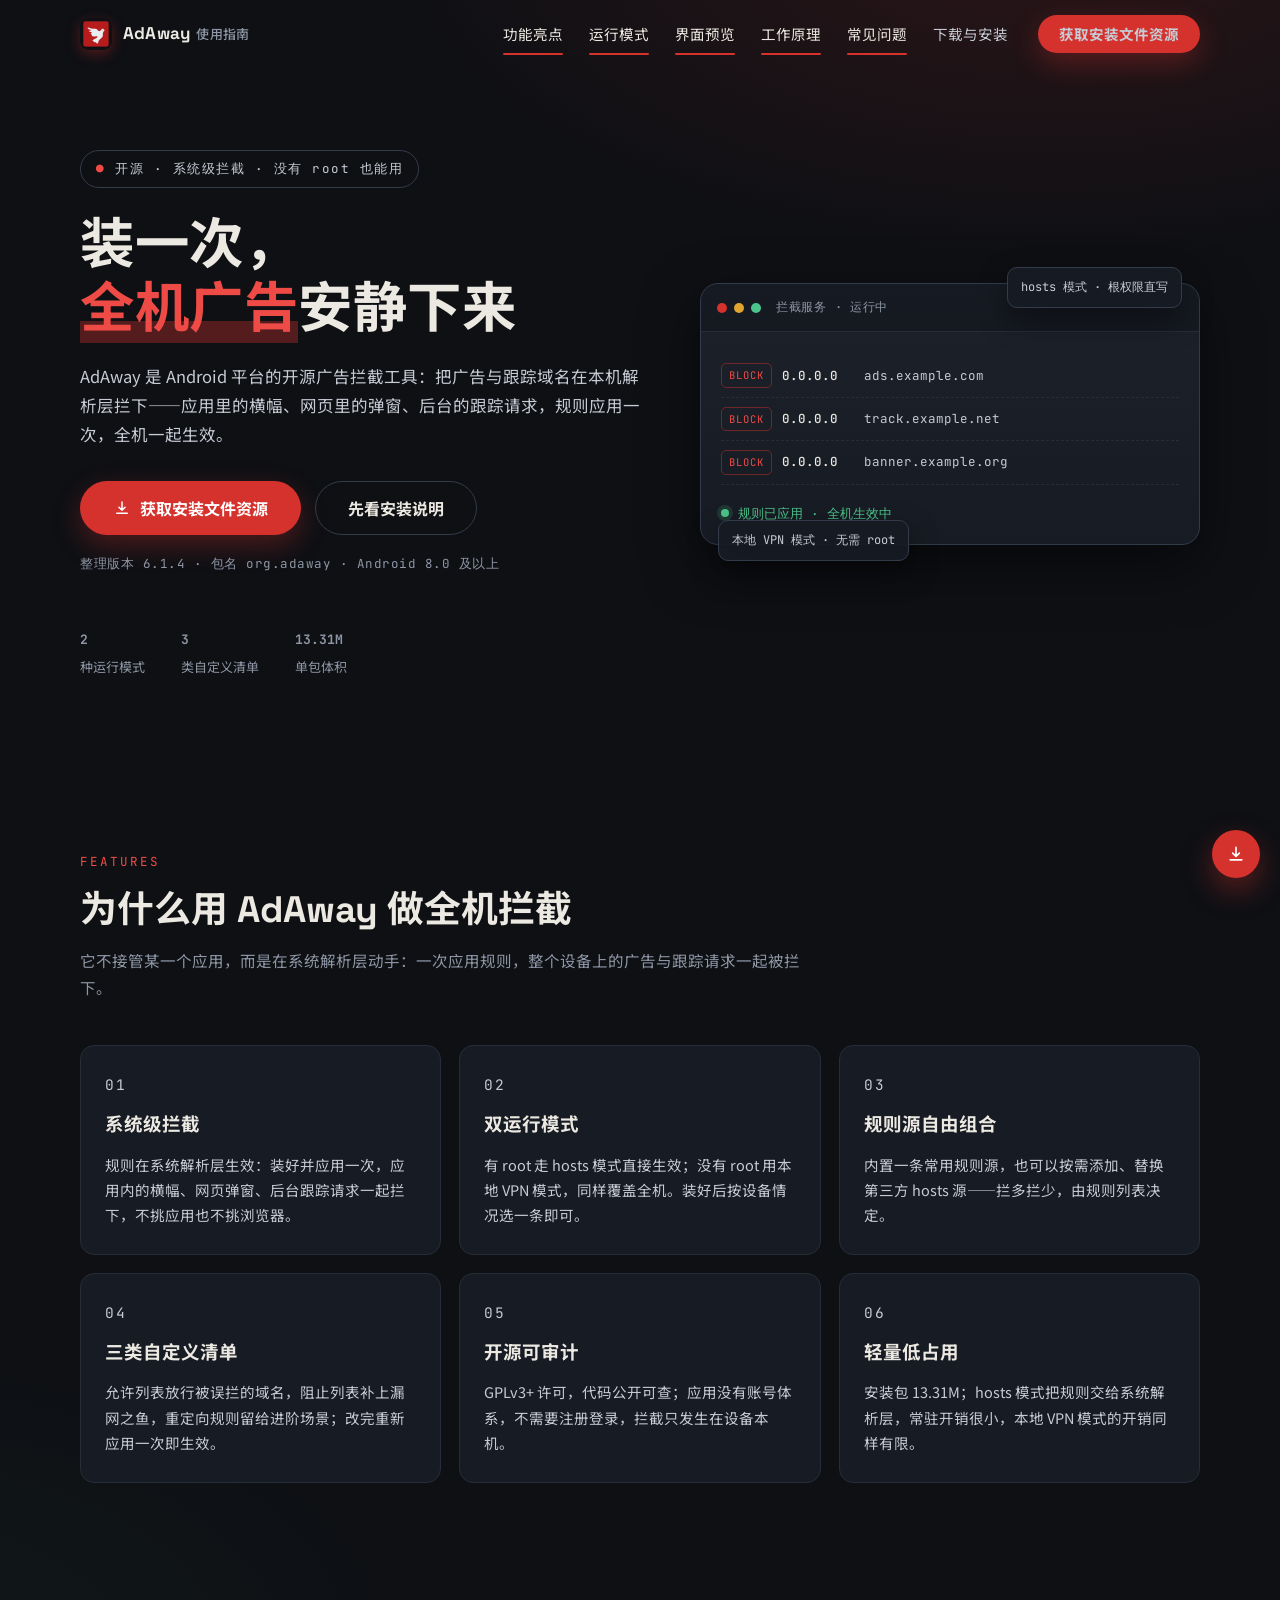
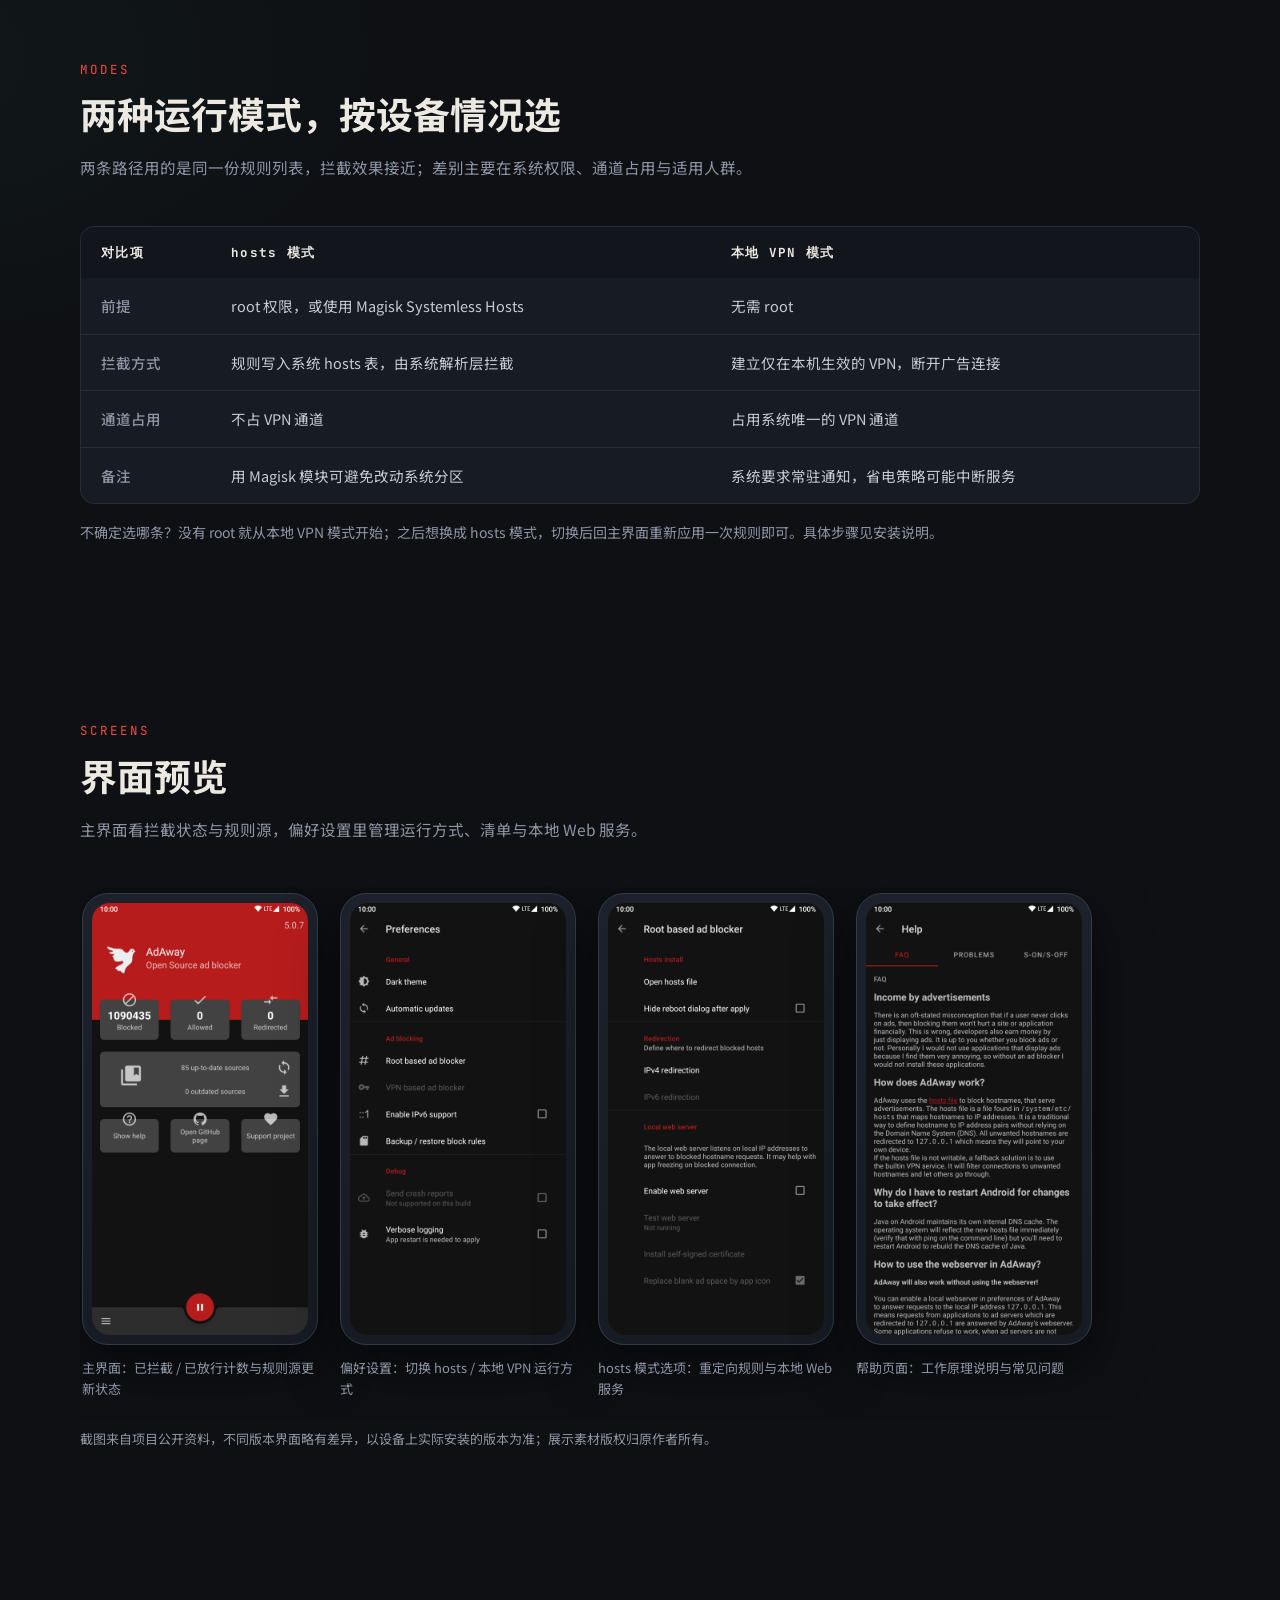
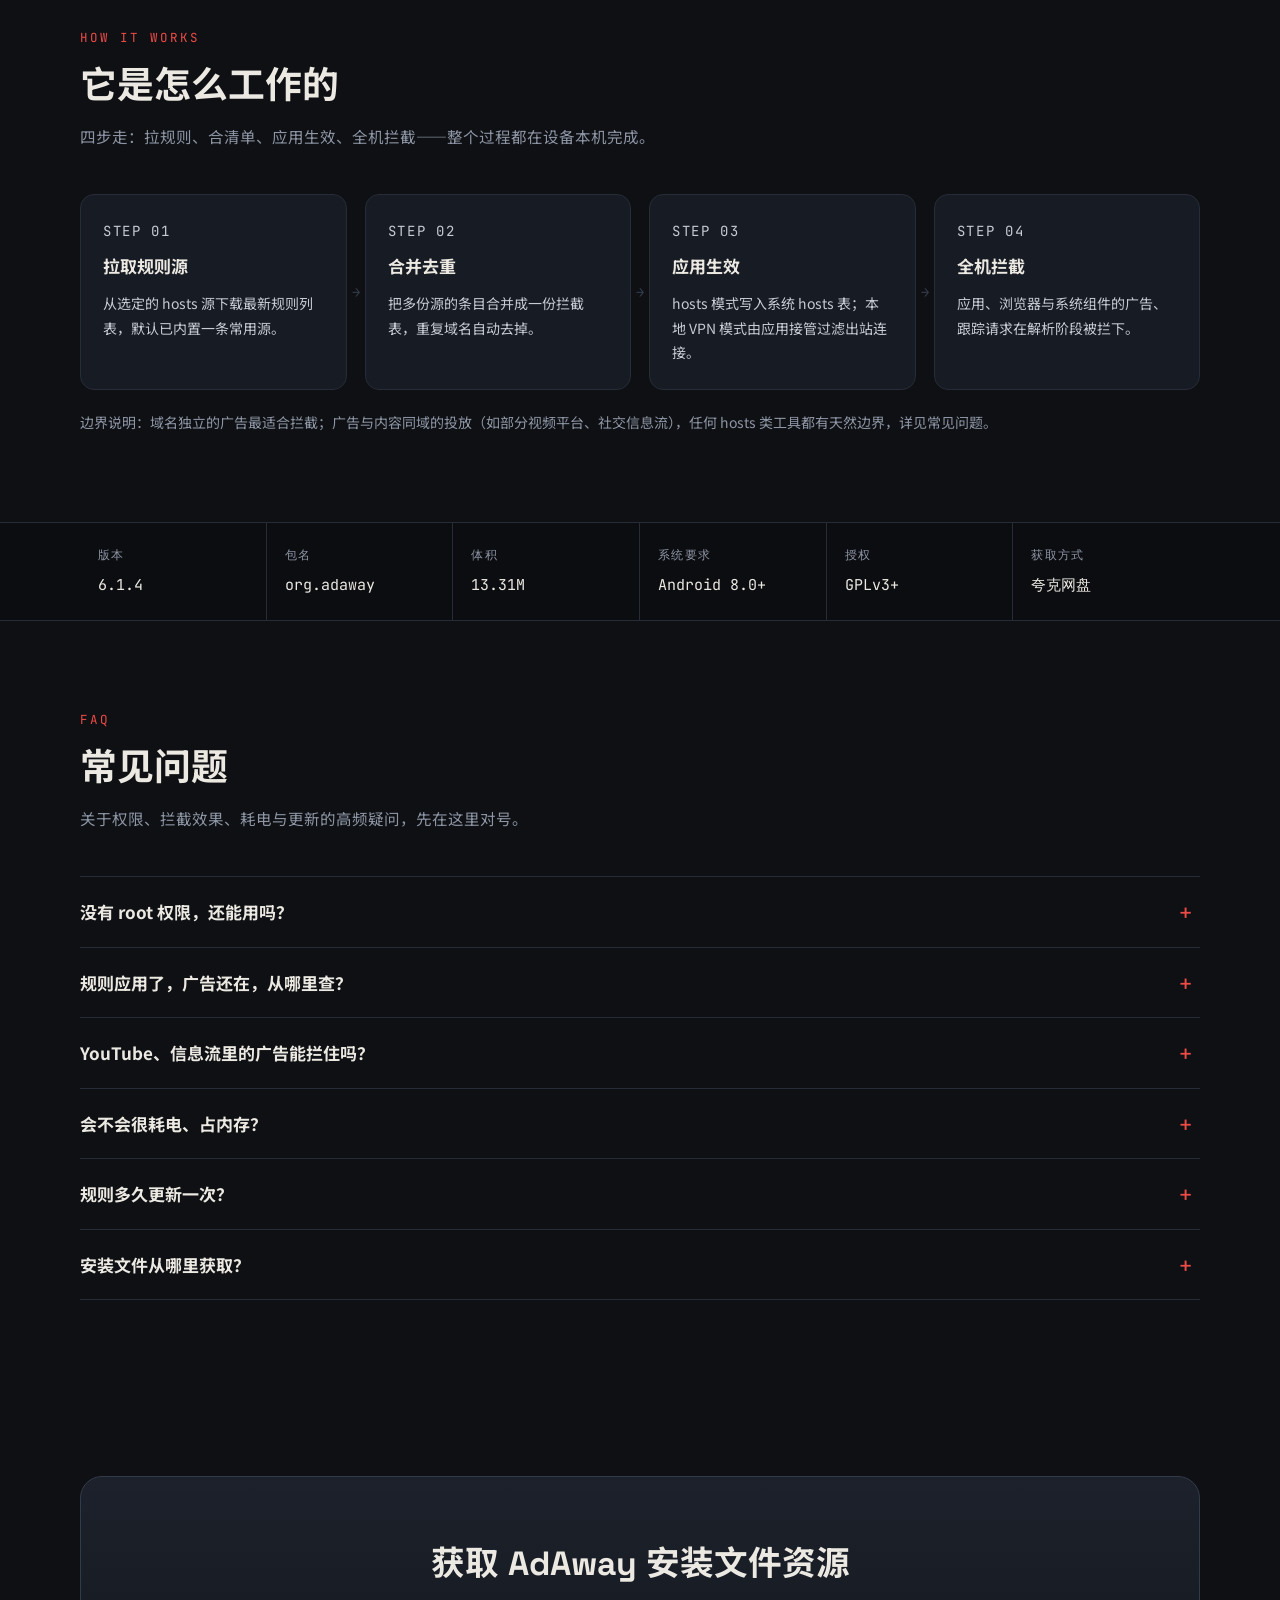
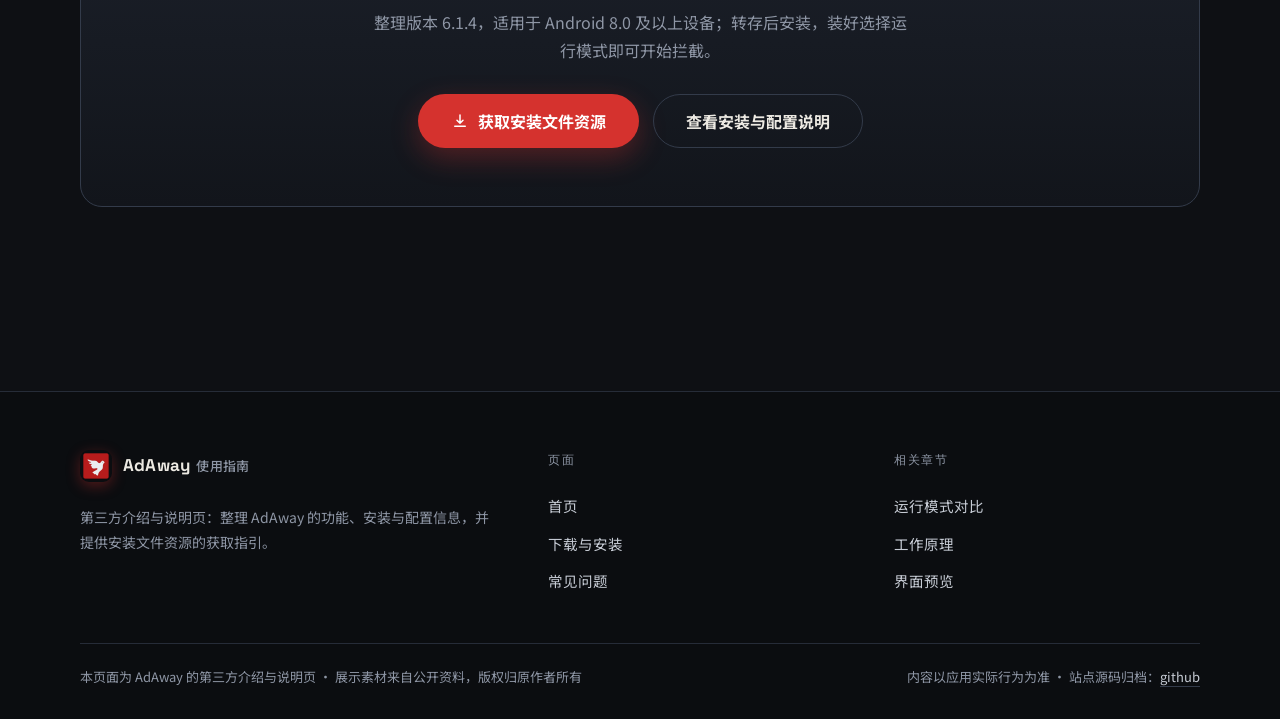
<file: index.html>
<!DOCTYPE html>
<html lang="zh-CN">
<head>
  <meta charset="UTF-8">
  <meta name="viewport" content="width=device-width, initial-scale=1.0">
  <title>AdAway 配置手记：hosts 规则与本地 VPN 两条拦截路线</title>
  <meta name="description" content="AdAway 通过 hosts 规则或本地 VPN 把广告与跟踪域名拦在设备本机——这篇整理两条拦截路线的设置差异、规则源管理与漏拦排查，并附安装包信息。">
  <meta name="theme-color" content="#0e1014">
  <link rel="icon" type="image/png" href="assets/img/adaway-logo.png">
  <link rel="preconnect" href="https://fonts.googleapis.com">
  <link rel="preconnect" href="https://fonts.gstatic.com" crossorigin>
  <link href="https://fonts.googleapis.com/css2?family=Space+Grotesk:wght@500;700&family=JetBrains+Mono:wght@400;500;700&family=Noto+Sans+SC:wght@400;500;700;900&display=swap" rel="stylesheet">
  <link rel="stylesheet" href="assets/css/style.css">
  <script>document.documentElement.classList.add('js');</script>
</head>
<body>

  <!-- ======================== 导航 ======================== -->
  <header class="nav">
    <div class="container nav-inner">
      <a class="logo" href="index.html" aria-label="返回首页">
        <img src="assets/img/adaway-logo.png" alt="AdAway 图标">
        <span class="logo-text">AdAway <em>使用指南</em></span>
      </a>
      <nav class="nav-links" aria-label="主导航">
        <a href="index.html#features">功能亮点</a>
        <a href="index.html#modes">运行模式</a>
        <a href="index.html#shots">界面预览</a>
        <a href="index.html#flow">工作原理</a>
        <a href="index.html#faq">常见问题</a>
        <a href="download.html">下载与安装</a>
        <a class="btn btn-primary btn-sm nav-cta" href="download.html" data-link="download">获取安装文件资源</a>
      </nav>
      <button class="nav-burger" aria-label="打开菜单"><span></span></button>
    </div>
  </header>

  <!-- ======================== Hero ======================== -->
  <section class="hero">
    <div class="container hero-grid">
      <div class="hero-copy" data-reveal>
        <p class="hero-badge">开源 · 系统级拦截 · 没有 root 也能用</p>
        <h1 class="hero-title">装一次，<br><span class="hl">全机广告</span>安静下来</h1>
        <p class="hero-sub">AdAway 是 Android 平台的开源广告拦截工具：把广告与跟踪域名在本机解析层拦下——应用里的横幅、网页里的弹窗、后台的跟踪请求，规则应用一次，全机一起生效。</p>
        <div class="hero-actions">
          <a class="btn btn-primary btn-lg" href="download.html" data-link="download">
            <svg viewBox="0 0 24 24" fill="none" stroke="currentColor" stroke-width="2" stroke-linecap="round" stroke-linejoin="round" aria-hidden="true"><path d="M12 4v11m0 0l-4-4m4 4l4-4M5 19h14"/></svg>
            获取安装文件资源
          </a>
          <a class="btn btn-ghost btn-lg" href="download.html">先看安装说明</a>
        </div>
        <p class="hero-note">整理版本 6.1.4 · 包名 org.adaway · Android 8.0 及以上</p>
        <div class="hero-stats">
          <div class="hstat"><b><span data-count="2">0</span></b><span>种运行模式</span></div>
          <div class="hstat"><b><span data-count="3">0</span></b><span>类自定义清单</span></div>
          <div class="hstat"><b><span data-count="13.31" data-decimals="2" data-suffix="M">0</span></b><span>单包体积</span></div>
        </div>
      </div>

      <div class="hero-visual" data-reveal>
        <div class="float-chip fc-1">hosts 模式 · 根权限直写</div>
        <div class="float-chip fc-2">本地 VPN 模式 · 无需 root</div>
        <div class="screen-card">
          <div class="screen-bar"><i></i><i></i><i></i><span>拦截服务 · 运行中</span></div>
          <div class="screen-body">
            <p class="mono-row"><span class="tag-block">BLOCK</span><b>0.0.0.0</b>&nbsp;&nbsp;ads.example.com</p>
            <p class="mono-row"><span class="tag-block">BLOCK</span><b>0.0.0.0</b>&nbsp;&nbsp;track.example.net</p>
            <p class="mono-row"><span class="tag-block">BLOCK</span><b>0.0.0.0</b>&nbsp;&nbsp;banner.example.org</p>
            <p class="screen-status"><span class="dot"></span>规则已应用 · 全机生效中</p>
          </div>
        </div>
      </div>
    </div>
  </section>

  <!-- ======================== 功能亮点 ======================== -->
  <section class="section" id="features">
    <div class="container">
      <div class="section-head" data-reveal>
        <p class="kicker">Features</p>
        <h2 class="section-title">为什么用 AdAway 做全机拦截</h2>
        <p class="section-sub">它不接管某一个应用，而是在系统解析层动手：一次应用规则，整个设备上的广告与跟踪请求一起被拦下。</p>
      </div>
      <div class="features-grid">
        <article class="feature-card" data-reveal>
          <p class="feature-num">01</p>
          <h3>系统级拦截</h3>
          <p>规则在系统解析层生效：装好并应用一次，应用内的横幅、网页弹窗、后台跟踪请求一起拦下，不挑应用也不挑浏览器。</p>
        </article>
        <article class="feature-card" data-reveal>
          <p class="feature-num">02</p>
          <h3>双运行模式</h3>
          <p>有 root 走 hosts 模式直接生效；没有 root 用本地 VPN 模式，同样覆盖全机。装好后按设备情况选一条即可。</p>
        </article>
        <article class="feature-card" data-reveal>
          <p class="feature-num">03</p>
          <h3>规则源自由组合</h3>
          <p>内置一条常用规则源，也可以按需添加、替换第三方 hosts 源——拦多拦少，由规则列表决定。</p>
        </article>
        <article class="feature-card" data-reveal>
          <p class="feature-num">04</p>
          <h3>三类自定义清单</h3>
          <p>允许列表放行被误拦的域名，阻止列表补上漏网之鱼，重定向规则留给进阶场景；改完重新应用一次即生效。</p>
        </article>
        <article class="feature-card" data-reveal>
          <p class="feature-num">05</p>
          <h3>开源可审计</h3>
          <p>GPLv3+ 许可，代码公开可查；应用没有账号体系，不需要注册登录，拦截只发生在设备本机。</p>
        </article>
        <article class="feature-card" data-reveal>
          <p class="feature-num">06</p>
          <h3>轻量低占用</h3>
          <p>安装包 13.31M；hosts 模式把规则交给系统解析层，常驻开销很小，本地 VPN 模式的开销同样有限。</p>
        </article>
      </div>
    </div>
  </section>

  <!-- ======================== 运行模式 ======================== -->
  <section class="section" id="modes">
    <div class="container">
      <div class="section-head" data-reveal>
        <p class="kicker">Modes</p>
        <h2 class="section-title">两种运行模式，按设备情况选</h2>
        <p class="section-sub">两条路径用的是同一份规则列表，拦截效果接近；差别主要在系统权限、通道占用与适用人群。</p>
      </div>
      <div class="table-wrap" data-reveal>
        <table class="modes">
          <thead>
            <tr><th scope="col">对比项</th><th scope="col">hosts 模式</th><th scope="col">本地 VPN 模式</th></tr>
          </thead>
          <tbody>
            <tr><th scope="row">前提</th><td>root 权限，或使用 Magisk Systemless Hosts</td><td>无需 root</td></tr>
            <tr><th scope="row">拦截方式</th><td>规则写入系统 hosts 表，由系统解析层拦截</td><td>建立仅在本机生效的 VPN，断开广告连接</td></tr>
            <tr><th scope="row">通道占用</th><td>不占 VPN 通道</td><td>占用系统唯一的 VPN 通道</td></tr>
            <tr><th scope="row">备注</th><td>用 Magisk 模块可避免改动系统分区</td><td>系统要求常驻通知，省电策略可能中断服务</td></tr>
          </tbody>
        </table>
      </div>
      <p class="modes-note">不确定选哪条？没有 root 就从本地 VPN 模式开始；之后想换成 hosts 模式，切换后回主界面重新应用一次规则即可。具体步骤见<a href="download.html">安装说明</a>。</p>
    </div>
  </section>

  <!-- ======================== 界面预览 ======================== -->
  <section class="section" id="shots">
    <div class="container">
      <div class="section-head" data-reveal>
        <p class="kicker">Screens</p>
        <h2 class="section-title">界面预览</h2>
        <p class="section-sub">主界面看拦截状态与规则源，偏好设置里管理运行方式、清单与本地 Web 服务。</p>
      </div>
      <div class="shots-track">
        <figure class="shot" data-reveal>
          <div class="shot-frame"><img src="assets/img/screenshot-main.png" alt="主界面：拦截计数与规则源状态" loading="lazy"></div>
          <figcaption>主界面：已拦截 / 已放行计数与规则源更新状态</figcaption>
        </figure>
        <figure class="shot" data-reveal>
          <div class="shot-frame"><img src="assets/img/screenshot-prefs.png" alt="偏好设置：运行方式与自动更新" loading="lazy"></div>
          <figcaption>偏好设置：切换 hosts / 本地 VPN 运行方式</figcaption>
        </figure>
        <figure class="shot" data-reveal>
          <div class="shot-frame"><img src="assets/img/screenshot-root.png" alt="hosts 模式选项：重定向与本地 Web 服务" loading="lazy"></div>
          <figcaption>hosts 模式选项：重定向规则与本地 Web 服务</figcaption>
        </figure>
        <figure class="shot" data-reveal>
          <div class="shot-frame"><img src="assets/img/screenshot-help.png" alt="帮助页面：工作原理与常见问题" loading="lazy"></div>
          <figcaption>帮助页面：工作原理说明与常见问题</figcaption>
        </figure>
      </div>
      <p class="shots-note">截图来自项目公开资料，不同版本界面略有差异，以设备上实际安装的版本为准；展示素材版权归原作者所有。</p>
    </div>
  </section>

  <!-- ======================== 工作原理 ======================== -->
  <section class="section" id="flow">
    <div class="container">
      <div class="section-head" data-reveal>
        <p class="kicker">How it works</p>
        <h2 class="section-title">它是怎么工作的</h2>
        <p class="section-sub">四步走：拉规则、合清单、应用生效、全机拦截——整个过程都在设备本机完成。</p>
      </div>
      <div class="flow-grid">
        <div class="flow-step" data-reveal>
          <p class="flow-num">STEP 01</p>
          <h3>拉取规则源</h3>
          <p>从选定的 hosts 源下载最新规则列表，默认已内置一条常用源。</p>
        </div>
        <div class="flow-step" data-reveal>
          <p class="flow-num">STEP 02</p>
          <h3>合并去重</h3>
          <p>把多份源的条目合并成一份拦截表，重复域名自动去掉。</p>
        </div>
        <div class="flow-step" data-reveal>
          <p class="flow-num">STEP 03</p>
          <h3>应用生效</h3>
          <p>hosts 模式写入系统 hosts 表；本地 VPN 模式由应用接管过滤出站连接。</p>
        </div>
        <div class="flow-step" data-reveal>
          <p class="flow-num">STEP 04</p>
          <h3>全机拦截</h3>
          <p>应用、浏览器与系统组件的广告、跟踪请求在解析阶段被拦下。</p>
        </div>
      </div>
      <p class="flow-foot">边界说明：域名独立的广告最适合拦截；广告与内容同域的投放（如部分视频平台、社交信息流），任何 hosts 类工具都有天然边界，详见<a href="index.html#faq">常见问题</a>。</p>
    </div>
  </section>

  <!-- ======================== 基础信息 ======================== -->
  <section class="facts" aria-label="基础信息">
    <div class="container">
      <dl class="facts-grid">
        <div class="fact"><dt>版本</dt><dd>6.1.4</dd></div>
        <div class="fact"><dt>包名</dt><dd>org.adaway</dd></div>
        <div class="fact"><dt>体积</dt><dd>13.31M</dd></div>
        <div class="fact"><dt>系统要求</dt><dd>Android 8.0+</dd></div>
        <div class="fact"><dt>授权</dt><dd>GPLv3+</dd></div>
        <div class="fact"><dt>获取方式</dt><dd>夸克网盘</dd></div>
      </dl>
    </div>
  </section>

  <!-- ======================== 常见问题 ======================== -->
  <section class="section" id="faq">
    <div class="container">
      <div class="section-head" data-reveal>
        <p class="kicker">FAQ</p>
        <h2 class="section-title">常见问题</h2>
        <p class="section-sub">关于权限、拦截效果、耗电与更新的高频疑问，先在这里对号。</p>
      </div>
      <div class="faq-list" data-reveal>
        <div class="faq-item">
          <button class="faq-q" type="button">没有 root 权限，还能用吗？</button>
          <div class="faq-a"><p>能。6.x 上非 root 设备默认走本地 VPN 模式：授权一条仅在本机生效的 VPN 后即可全机拦截。代价是会占用系统唯一的 VPN 通道，且系统会要求一条常驻通知。</p></div>
        </div>
        <div class="faq-item">
          <button class="faq-q" type="button">规则应用了，广告还在，从哪里查？</button>
          <div class="faq-a"><p>先确认规则是否已应用、应用有没有被省电策略杀掉；系统开着「私人 DNS」的话先关闭再试。移动流量下漏拦，检查接入点（APN）是否配置了代理；Chrome 里漏拦则留意数据压缩代理——这几类是「拦不住」的常见原因。</p></div>
        </div>
        <div class="faq-item">
          <button class="faq-q" type="button">YouTube、信息流里的广告能拦住吗？</button>
          <div class="faq-a"><p>拦不干净。这类投放把广告和内容放在同一批域名下，hosts 拦截只能对独立的广告域名生效，属于方法本身的边界；把 youtube.com 这类主域直接塞进阻止列表，会导致相关应用整体不可用，不建议这样做。</p></div>
        </div>
        <div class="faq-item">
          <button class="faq-q" type="button">会不会很耗电、占内存？</button>
          <div class="faq-a"><p>hosts 模式把规则交给系统解析层，几乎不增加常驻开销；本地 VPN 模式需要保持一条本机 VPN 服务运行，开销同样有限，但会影响「同时只用一条 VPN」的使用习惯。</p></div>
        </div>
        <div class="faq-item">
          <button class="faq-q" type="button">规则多久更新一次？</button>
          <div class="faq-a"><p>广告域名一直在变，建议每一两周在主界面执行一次「下载并应用」。规则更新与安装包升级是两回事：前者在应用内完成，后者等新版发布后替换安装文件即可。</p></div>
        </div>
        <div class="faq-item">
          <button class="faq-q" type="button">安装文件从哪里获取？</button>
          <div class="faq-a"><p>安装文件资源整理在夸克网盘，入口在本页按钮与<a href="download.html">下载页</a>里，转存后把 APK 传到手机安装即可；下载页附有版本与校验值对照表，安装前可以核对一遍。</p></div>
        </div>
      </div>
    </div>
  </section>

  <!-- ======================== 底部 CTA ======================== -->
  <section class="section" id="get">
    <div class="container">
      <div class="cta-band" data-reveal>
        <h2>获取 AdAway 安装文件资源</h2>
        <p>整理版本 6.1.4，适用于 Android 8.0 及以上设备；转存后安装，装好选择运行模式即可开始拦截。</p>
        <div class="cta-actions">
          <a class="btn btn-primary btn-lg" href="download.html" data-link="download">
            <svg viewBox="0 0 24 24" fill="none" stroke="currentColor" stroke-width="2" stroke-linecap="round" stroke-linejoin="round" aria-hidden="true"><path d="M12 4v11m0 0l-4-4m4 4l4-4M5 19h14"/></svg>
            获取安装文件资源
          </a>
          <a class="btn btn-ghost btn-lg" href="download.html">查看安装与配置说明</a>
        </div>
      </div>
    </div>
  </section>

  <!-- ======================== 页脚 ======================== -->
  <footer class="footer">
    <div class="container">
      <div class="footer-grid">
        <div class="footer-brand">
          <a class="logo" href="index.html">
            <img src="assets/img/adaway-logo.png" alt="AdAway 图标">
            <span class="logo-text">AdAway <em>使用指南</em></span>
          </a>
          <p>第三方介绍与说明页：整理 AdAway 的功能、安装与配置信息，并提供安装文件资源的获取指引。</p>
        </div>
        <div>
          <h4>页面</h4>
          <div class="footer-links">
            <a href="index.html">首页</a>
            <a href="download.html">下载与安装</a>
            <a href="index.html#faq">常见问题</a>
          </div>
        </div>
        <div>
          <h4>相关章节</h4>
          <div class="footer-links">
            <a href="index.html#modes">运行模式对比</a>
            <a href="index.html#flow">工作原理</a>
            <a href="index.html#shots">界面预览</a>
          </div>
        </div>
      </div>
      <div class="footer-base">
        <span>本页面为 AdAway 的第三方介绍与说明页 · 展示素材来自公开资料，版权归原作者所有</span>
        <span>内容以应用实际行为为准 · 站点源码归档：<a href="https://github.com/alipymanbu/www.xgtxu.cn">github</a></span>
      </div>
    </div>
  </footer>

  <!-- ======================== 右下角浮动按钮（跟随滚动） ======================== -->
  <div class="fab-stack">
    <button class="fab fab-top" type="button" aria-label="返回顶部">
      <svg viewBox="0 0 24 24" fill="none" stroke="currentColor" stroke-width="2" stroke-linecap="round" stroke-linejoin="round" aria-hidden="true"><path d="M12 20V6m0 0l-6 6m6-6l6 6"/></svg>
    </button>
    <a class="fab fab-dl" href="download.html" data-link="download" aria-label="获取安装文件资源">
      <svg viewBox="0 0 24 24" fill="none" stroke="currentColor" stroke-width="2" stroke-linecap="round" stroke-linejoin="round" aria-hidden="true"><path d="M12 4v11m0 0l-4-4m4 4l4-4M5 19h14"/></svg>
    </a>
  </div>

  <script src="assets/js/links.js"></script>
  <script src="assets/js/main.js"></script>
</body>
</html>
</file>
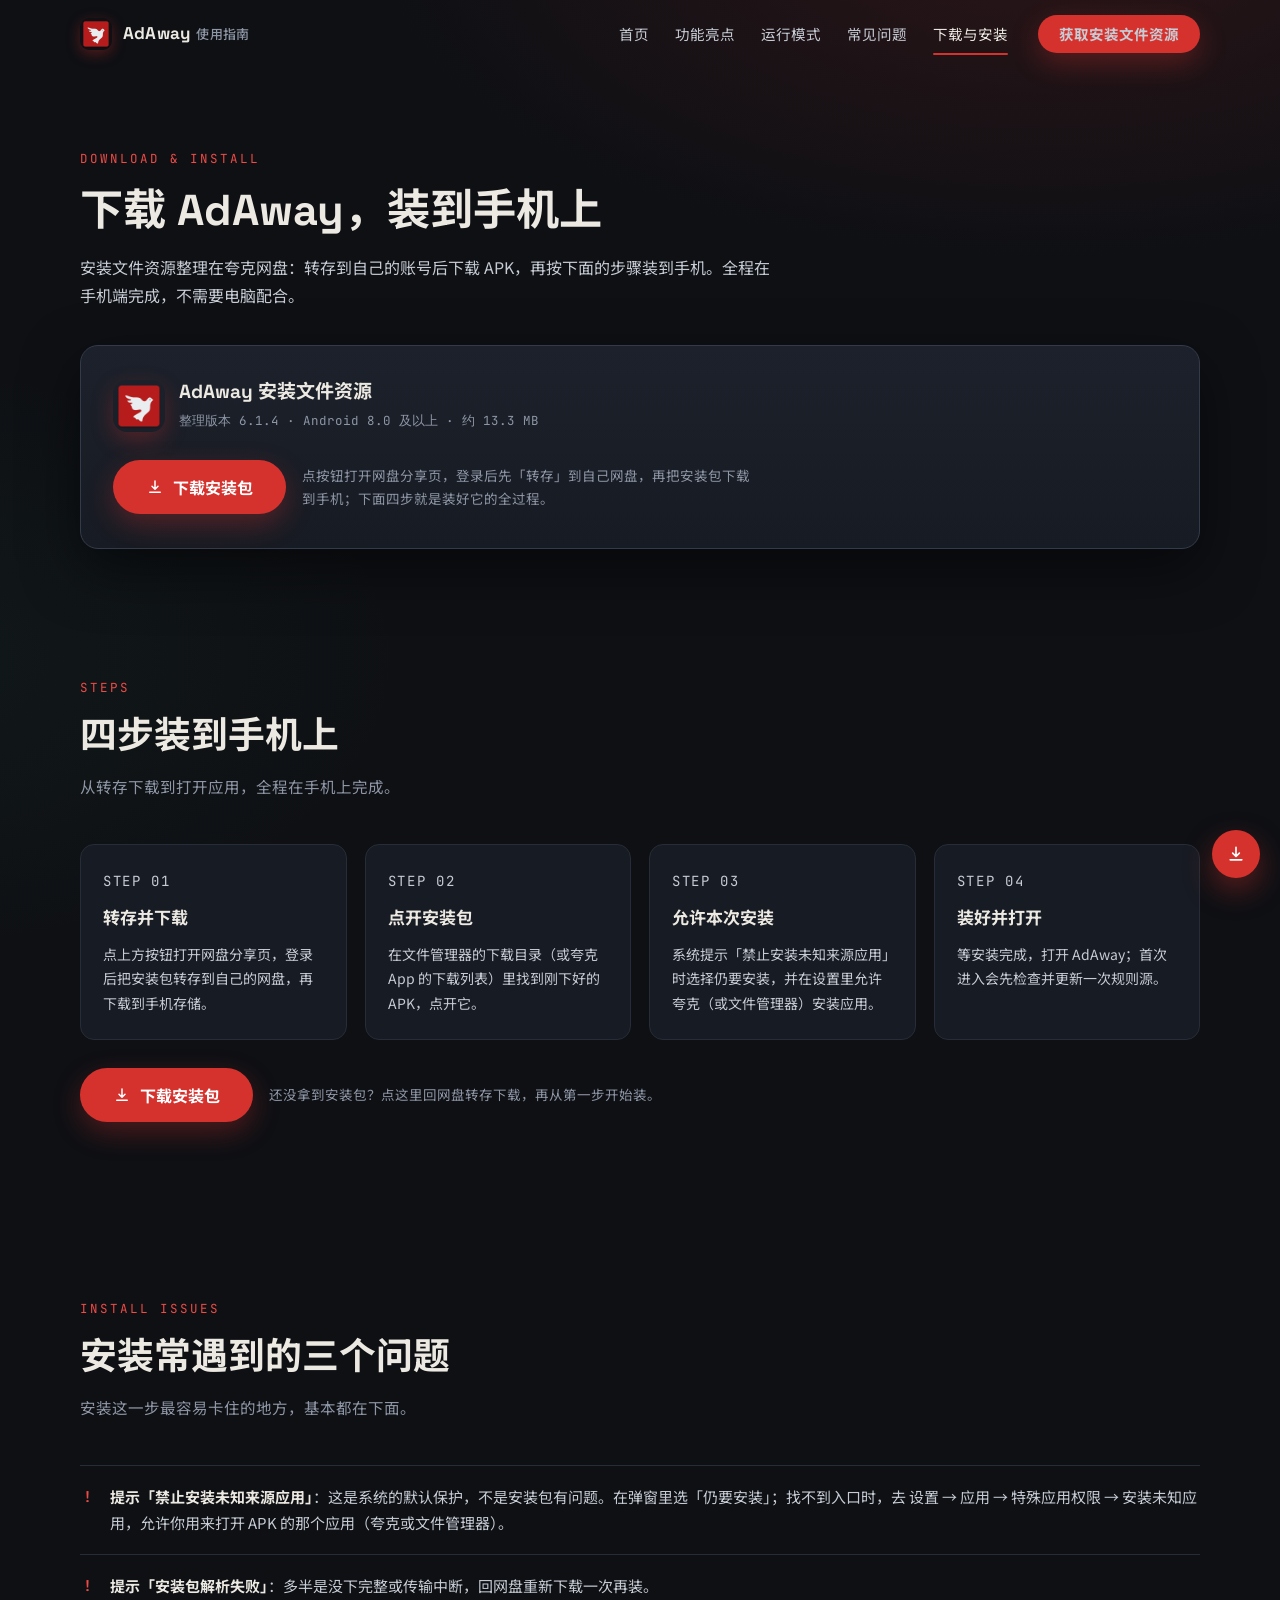
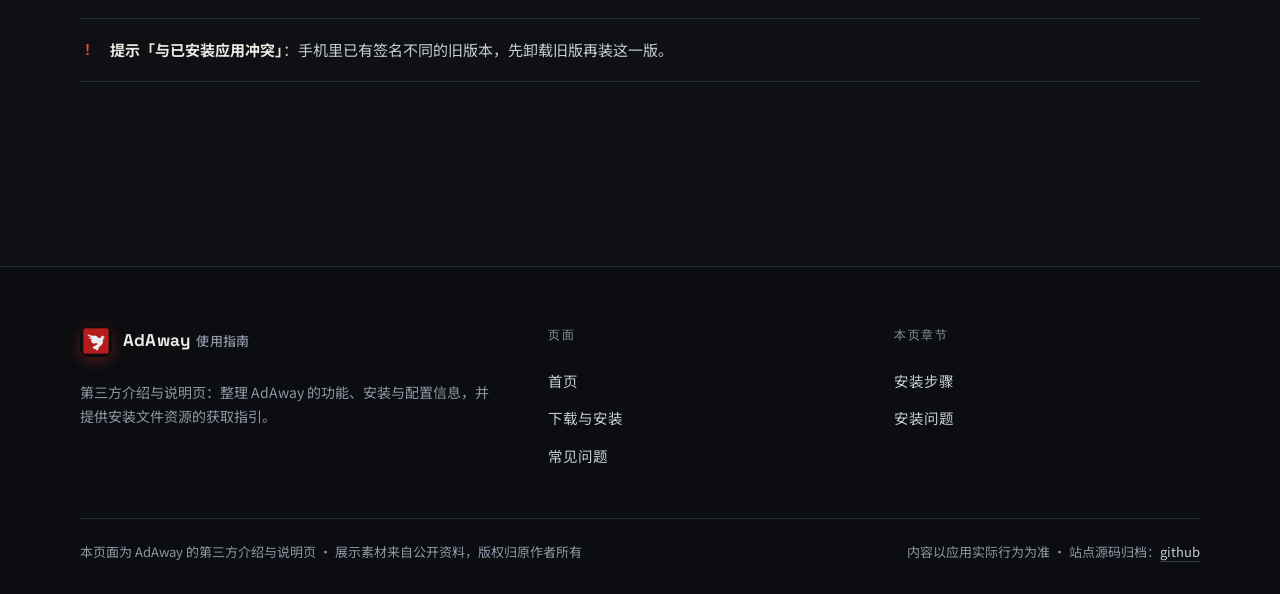
<file: download.html>
<!DOCTYPE html>
<html lang="zh-CN">
<head>
  <meta charset="UTF-8">
  <meta name="viewport" content="width=device-width, initial-scale=1.0">
  <title>AdAway 下载与安装：从网盘拿到 APK，装到手机一步步走</title>
  <meta name="description" content="AdAway 下载与安装教程：在夸克网盘转存安装包并下载到手机，按步骤允许未知来源、完成安装并打开；附安装被系统拦住等常见问题的处理办法。">
  <meta name="theme-color" content="#0e1014">
  <link rel="icon" type="image/png" href="assets/img/adaway-logo.png">
  <link rel="preconnect" href="https://fonts.googleapis.com">
  <link rel="preconnect" href="https://fonts.gstatic.com" crossorigin>
  <link href="https://fonts.googleapis.com/css2?family=Space+Grotesk:wght@500;700&family=JetBrains+Mono:wght@400;500;700&family=Noto+Sans+SC:wght@400;500;700;900&display=swap" rel="stylesheet">
  <link rel="stylesheet" href="assets/css/style.css">
  <script>document.documentElement.classList.add('js');</script>
</head>
<body>

  <!-- ======================== 导航 ======================== -->
  <header class="nav">
    <div class="container nav-inner">
      <a class="logo" href="index.html" aria-label="返回首页">
        <img src="assets/img/adaway-logo.png" alt="AdAway 图标">
        <span class="logo-text">AdAway <em>使用指南</em></span>
      </a>
      <nav class="nav-links" aria-label="主导航">
        <a href="index.html">首页</a>
        <a href="index.html#features">功能亮点</a>
        <a href="index.html#modes">运行模式</a>
        <a href="index.html#faq">常见问题</a>
        <a href="download.html">下载与安装</a>
        <a class="btn btn-primary btn-sm nav-cta" href="#" data-link="download">获取安装文件资源</a>
      </nav>
      <button class="nav-burger" aria-label="打开菜单"><span></span></button>
    </div>
  </header>

  <!-- ======================== 页头：下载入口 ======================== -->
  <section class="page-head">
    <div class="container">
      <p class="kicker">Download &amp; Install</p>
      <h1>下载 AdAway，装到手机上</h1>
      <p class="lead">安装文件资源整理在夸克网盘：转存到自己的账号后下载 APK，再按下面的步骤装到手机。全程在手机端完成，不需要电脑配合。</p>

      <!-- 下载入口卡 -->
      <div class="dl-card" data-reveal>
        <div class="dl-card-head">
          <img src="assets/img/adaway-logo.png" alt="AdAway 图标">
          <div>
            <strong>AdAway 安装文件资源</strong>
            <span>整理版本 6.1.4 · Android 8.0 及以上 · 约 13.3 MB</span>
          </div>
        </div>
        <div class="dl-actions">
          <a class="btn btn-primary btn-lg" href="#" data-link="download">
            <svg viewBox="0 0 24 24" fill="none" stroke="currentColor" stroke-width="2" stroke-linecap="round" stroke-linejoin="round" aria-hidden="true"><path d="M12 4v11m0 0l-4-4m4 4l4-4M5 19h14"/></svg>
            下载安装包
          </a>
          <p class="dl-hint">点按钮打开网盘分享页，登录后先「转存」到自己网盘，再把安装包下载到手机；下面四步就是装好它的全过程。</p>
        </div>
      </div>
    </div>
  </section>

  <!-- ======================== 安装步骤 ======================== -->
  <section class="section" id="steps">
    <div class="container">
      <div class="section-head" data-reveal>
        <p class="kicker">Steps</p>
        <h2 class="section-title">四步装到手机上</h2>
        <p class="section-sub">从转存下载到打开应用，全程在手机上完成。</p>
      </div>
      <div class="steps">
        <div class="step" data-reveal>
          <p class="step-num">STEP 01</p>
          <h3>转存并下载</h3>
          <p>点上方按钮打开网盘分享页，登录后把安装包转存到自己的网盘，再下载到手机存储。</p>
        </div>
        <div class="step" data-reveal>
          <p class="step-num">STEP 02</p>
          <h3>点开安装包</h3>
          <p>在文件管理器的下载目录（或夸克 App 的下载列表）里找到刚下好的 APK，点开它。</p>
        </div>
        <div class="step" data-reveal>
          <p class="step-num">STEP 03</p>
          <h3>允许本次安装</h3>
          <p>系统提示「禁止安装未知来源应用」时选择仍要安装，并在设置里允许夸克（或文件管理器）安装应用。</p>
        </div>
        <div class="step" data-reveal>
          <p class="step-num">STEP 04</p>
          <h3>装好并打开</h3>
          <p>等安装完成，打开 AdAway；首次进入会先检查并更新一次规则源。</p>
        </div>
      </div>
      <div class="dl-actions" data-reveal>
        <a class="btn btn-primary btn-lg" href="#" data-link="download">
          <svg viewBox="0 0 24 24" fill="none" stroke="currentColor" stroke-width="2" stroke-linecap="round" stroke-linejoin="round" aria-hidden="true"><path d="M12 4v11m0 0l-4-4m4 4l4-4M5 19h14"/></svg>
          下载安装包
        </a>
        <p class="dl-hint">还没拿到安装包？点这里回网盘转存下载，再从第一步开始装。</p>
      </div>
    </div>
  </section>

  <!-- ======================== 常见安装问题 ======================== -->
  <section class="section" id="pitfalls">
    <div class="container">
      <div class="section-head" data-reveal>
        <p class="kicker">Install Issues</p>
        <h2 class="section-title">安装常遇到的三个问题</h2>
        <p class="section-sub">安装这一步最容易卡住的地方，基本都在下面。</p>
      </div>
      <ul class="pitfall-list" data-reveal>
        <li><b>提示「禁止安装未知来源应用」</b>：这是系统的默认保护，不是安装包有问题。在弹窗里选「仍要安装」；找不到入口时，去 设置 → 应用 → 特殊应用权限 → 安装未知应用，允许你用来打开 APK 的那个应用（夸克或文件管理器）。</li>
        <li><b>提示「安装包解析失败」</b>：多半是没下完整或传输中断，回网盘重新下载一次再装。</li>
        <li><b>提示「与已安装应用冲突」</b>：手机里已有签名不同的旧版本，先卸载旧版再装这一版。</li>
      </ul>
    </div>
  </section>

  <!-- ======================== 页脚 ======================== -->
  <footer class="footer">
    <div class="container">
      <div class="footer-grid">
        <div class="footer-brand">
          <a class="logo" href="index.html">
            <img src="assets/img/adaway-logo.png" alt="AdAway 图标">
            <span class="logo-text">AdAway <em>使用指南</em></span>
          </a>
          <p>第三方介绍与说明页：整理 AdAway 的功能、安装与配置信息，并提供安装文件资源的获取指引。</p>
        </div>
        <div>
          <h4>页面</h4>
          <div class="footer-links">
            <a href="index.html">首页</a>
            <a href="download.html">下载与安装</a>
            <a href="index.html#faq">常见问题</a>
          </div>
        </div>
        <div>
          <h4>本页章节</h4>
          <div class="footer-links">
            <a href="download.html#steps">安装步骤</a>
            <a href="download.html#pitfalls">安装问题</a>
          </div>
        </div>
      </div>
      <div class="footer-base">
        <span>本页面为 AdAway 的第三方介绍与说明页 · 展示素材来自公开资料，版权归原作者所有</span>
        <span>内容以应用实际行为为准 · 站点源码归档：<a href="https://github.com/alipymanbu/www.xgtxu.cn">github</a></span>
      </div>
    </div>
  </footer>

  <!-- ======================== 右下角浮动按钮（跟随滚动） ======================== -->
  <div class="fab-stack">
    <button class="fab fab-top" type="button" aria-label="返回顶部">
      <svg viewBox="0 0 24 24" fill="none" stroke="currentColor" stroke-width="2" stroke-linecap="round" stroke-linejoin="round" aria-hidden="true"><path d="M12 20V6m0 0l-6 6m6-6l6 6"/></svg>
    </button>
    <a class="fab fab-dl" href="#" data-link="download" aria-label="获取安装文件资源">
      <svg viewBox="0 0 24 24" fill="none" stroke="currentColor" stroke-width="2" stroke-linecap="round" stroke-linejoin="round" aria-hidden="true"><path d="M12 4v11m0 0l-4-4m4 4l4-4M5 19h14"/></svg>
    </a>
  </div>

  <script src="assets/js/links.js"></script>
  <script src="assets/js/main.js"></script>
</body>
</html>
</file>
<file: assets/css/style.css>
/* ============================================================
   AdAway 第三方介绍站 · 样式
   风格：深色底 + 信号红点缀 + 等宽字标签（静夜守护感）
   ============================================================ */

:root {
  --bg: #0e1014;
  --bg-2: #12151b;
  --panel: #171b23;
  --panel-2: #1c212b;
  --line: #262c38;
  --line-2: #333b4a;
  --ink: #ece9e2;
  --ink-2: #c6cbd4;
  --muted: #8e96a5;
  --red: #d5322e;
  --red-2: #ef4b46;
  --red-deep: #9c2320;
  --green: #4cc38a;
  --mono: 'JetBrains Mono', ui-monospace, Consolas, 'Courier New', monospace;
  --sans: 'Noto Sans SC', -apple-system, 'Segoe UI', Roboto, 'Microsoft YaHei', sans-serif;
  --display: 'Space Grotesk', 'Noto Sans SC', -apple-system, 'Segoe UI', sans-serif;
  --radius: 14px;
  --shadow: 0 20px 55px rgba(0, 0, 0, .5);
}

* { margin: 0; padding: 0; box-sizing: border-box; }

html { scroll-behavior: smooth; }

body {
  font-family: var(--sans);
  color: var(--ink);
  background:
    radial-gradient(1100px 520px at 82% -60px, rgba(213, 50, 46, .14), transparent 62%),
    radial-gradient(900px 500px at -10% 30%, rgba(76, 195, 138, .05), transparent 60%),
    var(--bg);
  line-height: 1.75;
  -webkit-font-smoothing: antialiased;
}

::selection { background: var(--red); color: #fff; }

img { max-width: 100%; display: block; }

a { color: inherit; text-decoration: none; }

.container { width: min(1120px, 100% - 44px); margin: 0 auto; }

.mono { font-family: var(--mono); }

/* ---------- 按钮 ---------- */
.btn {
  display: inline-flex;
  align-items: center;
  justify-content: center;
  gap: 9px;
  border: 1px solid transparent;
  border-radius: 999px;
  font-weight: 700;
  font-size: 15px;
  line-height: 1;
  padding: 15px 28px;
  cursor: pointer;
  transition: transform .18s ease, background .18s ease, border-color .18s ease, color .18s ease;
}
.btn svg { width: 18px; height: 18px; flex: 0 0 auto; }
.btn-primary { background: var(--red); color: #fff; box-shadow: 0 10px 28px rgba(213, 50, 46, .32); }
.btn-primary:hover { background: var(--red-2); transform: translateY(-2px); }
.btn-ghost { border-color: var(--line-2); color: var(--ink); background: transparent; }
.btn-ghost:hover { border-color: var(--ink); transform: translateY(-2px); }
.btn-sm { padding: 11px 20px; font-size: 14px; }
.btn-lg { padding: 17px 32px; font-size: 16px; }

/* ---------- 导航 ---------- */
.nav {
  position: fixed;
  inset: 0 0 auto 0;
  z-index: 60;
  transition: background .25s ease, border-color .25s ease;
  border-bottom: 1px solid transparent;
}
.nav.scrolled { background: rgba(14, 16, 20, .84); backdrop-filter: blur(14px); border-bottom-color: var(--line); }
.nav-inner { display: flex; align-items: center; justify-content: space-between; gap: 20px; height: 68px; }
.logo { display: inline-flex; align-items: center; gap: 11px; min-width: 0; }
.logo img { width: 32px; height: 32px; border-radius: 9px; box-shadow: 0 4px 14px rgba(213, 50, 46, .35); }
.logo-text { font-family: var(--display); font-weight: 700; font-size: 17px; letter-spacing: .2px; white-space: nowrap; }
.logo-text em { font-style: normal; color: var(--muted); font-weight: 500; font-size: 13px; margin-left: 2px; }
.nav-links { display: flex; align-items: center; gap: 26px; }
.nav-links > a { font-size: 14.5px; color: var(--ink-2); transition: color .18s ease; white-space: nowrap; }
.nav-links > a:hover, .nav-links > a.active { color: var(--ink); }
.nav-links > a.active { position: relative; }
.nav-links > a.active::after {
  content: ""; position: absolute; left: 0; right: 0; bottom: -8px; height: 2px;
  background: var(--red); border-radius: 2px;
}
.nav-cta { margin-left: 4px; }
.nav-burger {
  display: none; width: 42px; height: 42px; border: 1px solid var(--line-2);
  border-radius: 10px; background: transparent; cursor: pointer; position: relative;
}
.nav-burger span, .nav-burger::before, .nav-burger::after {
  content: ""; position: absolute; left: 11px; right: 11px; height: 2px;
  background: var(--ink); border-radius: 2px; transition: transform .22s ease, opacity .22s ease;
}
.nav-burger::before { top: 14px; }
.nav-burger span { top: 20px; }
.nav-burger::after { top: 26px; }
.nav.open .nav-burger::before { transform: translateY(6px) rotate(45deg); }
.nav.open .nav-burger span { opacity: 0; }
.nav.open .nav-burger::after { transform: translateY(-6px) rotate(-45deg); }

/* ---------- Hero ---------- */
.hero { padding: 150px 0 84px; }
.hero-grid { display: grid; grid-template-columns: 1.06fr .94fr; gap: 56px; align-items: center; }
.hero-grid > * { min-width: 0; }
.hero-badge {
  display: inline-block; font-family: var(--mono); font-size: 12.5px; letter-spacing: .12em;
  color: var(--ink-2); border: 1px solid var(--line-2); border-radius: 999px;
  padding: 7px 15px; margin-bottom: 24px;
}
.hero-badge::before { content: "● "; color: var(--red-2); }
.hero-title {
  font-family: var(--display); font-weight: 700;
  font-size: clamp(2.15rem, 4.6vw, 3.4rem); line-height: 1.18; letter-spacing: .01em;
}
.hl { color: var(--red-2); }
.hl { background-image: linear-gradient(transparent 68%, rgba(213, 50, 46, .35) 0); }
.hero-sub { margin-top: 22px; color: var(--ink-2); font-size: 16.5px; max-width: 36em; }
.hero-sub b { color: var(--ink); }
.hero-actions { display: flex; flex-wrap: wrap; gap: 14px; margin-top: 32px; }
.hero-note { margin-top: 18px; font-family: var(--mono); font-size: 12.5px; color: var(--muted); letter-spacing: .04em; }
.hero-stats { display: flex; flex-wrap: wrap; gap: 36px; margin-top: 40px; }
.hstat b { display: block; font-family: var(--mono); font-size: 30px; font-weight: 700; color: var(--ink); line-height: 1.2; }
.hstat span { font-size: 13px; color: var(--muted); }

/* Hero 右侧：拦截状态卡 */
.hero-visual { position: relative; }
.screen-card {
  background: linear-gradient(180deg, var(--panel-2), var(--panel));
  border: 1px solid var(--line-2); border-radius: 18px; box-shadow: var(--shadow);
  overflow: hidden;
}
.screen-bar {
  display: flex; align-items: center; gap: 7px; padding: 13px 16px;
  border-bottom: 1px solid var(--line); background: rgba(0, 0, 0, .22);
}
.screen-bar i { width: 10px; height: 10px; border-radius: 50%; background: var(--line-2); }
.screen-bar i:first-child { background: var(--red); }
.screen-bar i:nth-child(2) { background: #e0a52f; }
.screen-bar i:nth-child(3) { background: var(--green); }
.screen-bar span { margin-left: 8px; font-family: var(--mono); font-size: 12px; color: var(--muted); letter-spacing: .06em; }
.screen-body { padding: 22px 20px 20px; }
.mono-row {
  display: flex; align-items: center; gap: 10px; font-family: var(--mono); font-size: 12.5px;
  color: var(--ink-2); padding: 9px 0; border-bottom: 1px dashed var(--line);
  white-space: nowrap; overflow: hidden;
}
.tag-block {
  flex: 0 0 auto; font-size: 10.5px; letter-spacing: .1em; color: var(--red-2);
  border: 1px solid rgba(213, 50, 46, .45); border-radius: 5px; padding: 2px 7px;
}
.mono-row b { color: var(--ink); font-weight: 500; }
.screen-status { display: flex; align-items: center; gap: 9px; margin-top: 18px; font-family: var(--mono); font-size: 12.5px; color: var(--green); }
.screen-status .dot { width: 8px; height: 8px; border-radius: 50%; background: var(--green); box-shadow: 0 0 0 4px rgba(76, 195, 138, .16); }
.float-chip {
  position: absolute; font-family: var(--mono); font-size: 12px; color: var(--ink-2);
  background: rgba(23, 27, 35, .95); border: 1px solid var(--line-2); border-radius: 10px;
  padding: 9px 13px; box-shadow: 0 12px 30px rgba(0, 0, 0, .4);
}
.float-chip.fc-1 { top: -16px; right: 18px; }
.float-chip.fc-2 { bottom: -16px; left: 18px; }

/* ---------- 通用区块 ---------- */
.section { padding: 88px 0; }
.section-head { max-width: 46rem; margin-bottom: 44px; }
.kicker {
  font-family: var(--mono); font-size: 12.5px; letter-spacing: .16em; color: var(--red-2);
  margin-bottom: 14px; text-transform: uppercase;
}
.section-title { font-family: var(--display); font-weight: 700; font-size: clamp(1.6rem, 3vw, 2.3rem); line-height: 1.25; }
.section-sub { margin-top: 14px; color: var(--muted); font-size: 15.5px; }

/* ---------- 功能卡 ---------- */
.features-grid { display: grid; grid-template-columns: repeat(3, 1fr); gap: 18px; }
.feature-card {
  background: var(--panel); border: 1px solid var(--line); border-radius: var(--radius);
  padding: 26px 24px; transition: transform .2s ease, border-color .2s ease;
}
.feature-card:hover { transform: translateY(-4px); border-color: var(--line-2); }
.feature-num { font-family: var(--mono); font-size: 12px; color: var(--red-2); letter-spacing: .14em; }
.feature-card h3 { font-family: var(--display); font-size: 18.5px; margin: 12px 0 10px; font-weight: 700; }
.feature-card p { color: var(--ink-2); font-size: 14.5px; }

/* ---------- 模式对比 ---------- */
.table-wrap { overflow-x: auto; border: 1px solid var(--line); border-radius: var(--radius); background: var(--panel); }
table.modes { width: 100%; min-width: 660px; border-collapse: collapse; }
table.modes th, table.modes td { text-align: left; padding: 15px 20px; font-size: 14.5px; border-bottom: 1px solid var(--line); vertical-align: top; }
table.modes thead th { font-family: var(--mono); font-size: 12.5px; letter-spacing: .1em; color: var(--ink); background: rgba(0, 0, 0, .22); }
table.modes tbody th { color: var(--muted); font-weight: 500; white-space: nowrap; width: 130px; }
table.modes td { color: var(--ink-2); }
table.modes tr:last-child th, table.modes tr:last-child td { border-bottom: 0; }
.modes-note { margin-top: 16px; color: var(--muted); font-size: 14px; }

/* ---------- 界面预览 ---------- */
.shots-track {
  display: flex; gap: 22px; overflow-x: auto; padding: 6px 2px 20px;
  scroll-snap-type: x mandatory; scrollbar-width: thin;
}
.shots-track::-webkit-scrollbar { height: 8px; }
.shots-track::-webkit-scrollbar-thumb { background: var(--line-2); border-radius: 8px; }
.shot { flex: 0 0 auto; width: 236px; scroll-snap-align: start; }
.shot-frame {
  border: 1px solid var(--line-2); border-radius: 26px; padding: 9px;
  background: linear-gradient(180deg, var(--panel-2), var(--panel));
  box-shadow: var(--shadow);
}
.shot-frame img { width: 100%; border-radius: 18px; }
.shot figcaption { margin-top: 13px; font-size: 13px; color: var(--muted); line-height: 1.6; }
.shots-note { margin-top: 8px; font-size: 13px; color: var(--muted); }

/* ---------- 工作原理 ---------- */
.flow-grid { display: grid; grid-template-columns: repeat(4, 1fr); gap: 18px; }
.flow-step { background: var(--panel); border: 1px solid var(--line); border-radius: var(--radius); padding: 24px 22px; position: relative; }
.flow-step::after {
  content: "→"; position: absolute; right: -14px; top: 50%; transform: translateY(-50%);
  color: var(--line-2); font-family: var(--mono); font-size: 14px;
}
.flow-step:last-child::after { display: none; }
.flow-num { font-family: var(--mono); color: var(--red-2); font-size: 12.5px; letter-spacing: .12em; }
.flow-step h3 { font-family: var(--display); font-size: 17px; margin: 10px 0 8px; }
.flow-step p { color: var(--ink-2); font-size: 14px; }
.flow-foot { margin-top: 20px; color: var(--muted); font-size: 14px; }

/* ---------- 基础信息条 ---------- */
.facts { border-top: 1px solid var(--line); border-bottom: 1px solid var(--line); background: rgba(0, 0, 0, .16); }
.facts-grid { display: grid; grid-template-columns: repeat(6, 1fr); }
.fact { padding: 22px 18px; border-right: 1px solid var(--line); }
.fact:last-child { border-right: 0; }
.fact dt { font-family: var(--mono); font-size: 11.5px; letter-spacing: .12em; color: var(--muted); text-transform: uppercase; }
.fact dd { margin-top: 7px; font-family: var(--mono); font-size: 15px; color: var(--ink); word-break: break-all; }

/* ---------- FAQ ---------- */
.faq-list { border-top: 1px solid var(--line); }
.faq-item { border-bottom: 1px solid var(--line); }
.faq-q {
  width: 100%; text-align: left; background: none; border: 0; cursor: pointer;
  color: var(--ink); font-family: var(--sans); font-size: 17px; font-weight: 700;
  padding: 22px 48px 22px 0; position: relative; line-height: 1.5;
}
.faq-q::after {
  content: "+"; position: absolute; right: 8px; top: 50%; transform: translateY(-50%);
  font-family: var(--mono); font-size: 22px; font-weight: 400; color: var(--red-2);
  transition: transform .25s ease;
}
.faq-item.open .faq-q::after { transform: translateY(-50%) rotate(45deg); }
.faq-a { max-height: 0; overflow: hidden; transition: max-height .32s ease; }
.faq-a p { padding: 0 40px 24px 0; color: var(--ink-2); font-size: 15px; }

/* ---------- 底部 CTA ---------- */
.cta-band {
  background: linear-gradient(180deg, var(--panel-2), var(--bg-2));
  border: 1px solid var(--line-2); border-radius: 22px;
  padding: 58px 32px; text-align: center;
}
.cta-band h2 { font-family: var(--display); font-size: clamp(1.5rem, 2.8vw, 2.1rem); }
.cta-band p { color: var(--muted); margin: 14px auto 30px; max-width: 34em; }
.cta-actions { display: flex; justify-content: center; flex-wrap: wrap; gap: 14px; }

/* ---------- 页脚 ---------- */
.footer { border-top: 1px solid var(--line); margin-top: 96px; padding: 58px 0 30px; background: rgba(0, 0, 0, .18); }
.footer-grid { display: grid; grid-template-columns: 1.4fr 1fr 1fr; gap: 40px; }
.footer-brand p { color: var(--muted); font-size: 14px; margin-top: 16px; max-width: 30em; }
.footer h4 { font-family: var(--mono); font-size: 12px; letter-spacing: .14em; color: var(--muted); text-transform: uppercase; margin-bottom: 16px; font-weight: 500; }
.footer-links a { display: block; color: var(--ink-2); font-size: 14.5px; padding: 6px 0; transition: color .18s ease; }
.footer-links a:hover { color: var(--ink); }
.footer-base {
  border-top: 1px solid var(--line); margin-top: 44px; padding-top: 22px;
  display: flex; justify-content: space-between; gap: 12px; flex-wrap: wrap;
  color: var(--muted); font-size: 13px;
}
.footer-base a { color: var(--ink-2); border-bottom: 1px solid var(--line-2); transition: color .18s ease, border-color .18s ease; }
.footer-base a:hover { color: var(--ink); border-color: var(--ink); }

/* ---------- 右下角浮动按钮（返回顶部 + 下载，跟随滚动） ---------- */
.fab-stack {
  position: fixed; right: 20px; bottom: 22px; z-index: 55;
  display: flex; flex-direction: column; align-items: center; gap: 12px;
}
.fab {
  width: 48px; height: 48px; border-radius: 50%; padding: 0;
  display: inline-flex; align-items: center; justify-content: center;
  border: 1px solid var(--line-2); background: rgba(23, 27, 35, .95);
  color: var(--ink); cursor: pointer;
  box-shadow: 0 10px 26px rgba(0, 0, 0, .45);
  backdrop-filter: blur(8px);
  transition: transform .18s ease, background .18s ease, border-color .18s ease, opacity .25s ease, visibility .25s ease;
}
.fab svg { width: 20px; height: 20px; }
.fab:hover { transform: translateY(-3px); border-color: var(--ink); }
.fab-dl { background: var(--red); border-color: transparent; color: #fff; box-shadow: 0 12px 30px rgba(213, 50, 46, .4); }
.fab-dl:hover { background: var(--red-2); border-color: transparent; }
.fab-top { opacity: 0; visibility: hidden; transform: translateY(10px); }
.fab-top.show { opacity: 1; visibility: visible; transform: none; }
@media (max-width: 680px) {
  .fab-stack { right: 14px; bottom: 16px; gap: 10px; }
  .fab { width: 44px; height: 44px; }
}

/* ---------- 下载页 ---------- */
.page-head { padding: 148px 0 40px; }
.page-head h1 { font-family: var(--display); font-weight: 700; font-size: clamp(1.9rem, 3.6vw, 2.7rem); line-height: 1.22; }
.page-head .lead { margin-top: 16px; color: var(--ink-2); font-size: 16px; max-width: 44em; }

.dl-card {
  background: linear-gradient(180deg, var(--panel-2), var(--panel));
  border: 1px solid var(--line-2); border-radius: 18px; box-shadow: var(--shadow);
  padding: 34px 32px; margin-top: 36px;
}
.dl-card-head { display: flex; align-items: center; gap: 14px; margin-bottom: 26px; }
.dl-card-head img { width: 52px; height: 52px; border-radius: 14px; box-shadow: 0 8px 22px rgba(213, 50, 46, .3); }
.dl-card-head strong { font-family: var(--display); font-size: 19px; display: block; line-height: 1.3; }
.dl-card-head span { font-family: var(--mono); font-size: 12.5px; color: var(--muted); }
.dl-grid { display: grid; grid-template-columns: repeat(3, 1fr); gap: 0; border: 1px solid var(--line); border-radius: 12px; overflow: hidden; }
.dl-row { padding: 16px 18px; border-bottom: 1px solid var(--line); border-right: 1px solid var(--line); min-width: 0; }
.dl-row dt { font-family: var(--mono); font-size: 11.5px; letter-spacing: .1em; color: var(--muted); text-transform: uppercase; }
.dl-row dd { margin-top: 6px; font-family: var(--mono); font-size: 14.5px; color: var(--ink); word-break: break-all; }
.dl-row:nth-child(3n) { border-right: 0; }
.dl-row:nth-last-child(-n+3) { border-bottom: 0; }
.dl-actions { display: flex; align-items: center; flex-wrap: wrap; gap: 16px; margin-top: 28px; }
.dl-hint { font-size: 13.5px; color: var(--muted); max-width: 34em; }

.steps { display: grid; grid-template-columns: repeat(4, 1fr); gap: 18px; counter-reset: step; }
.step {
  background: var(--panel); border: 1px solid var(--line); border-radius: var(--radius);
  padding: 24px 22px; position: relative;
}
.step-num {
  font-family: var(--mono); font-size: 12px; letter-spacing: .12em; color: var(--red-2);
}
.step h3 { font-family: var(--display); font-size: 17px; margin: 10px 0 8px; }
.step p { color: var(--ink-2); font-size: 14px; }

.mode-cards { display: grid; grid-template-columns: 1fr 1fr; gap: 18px; }
.mode-card { background: var(--panel); border: 1px solid var(--line); border-radius: var(--radius); padding: 28px 26px; }
.mode-card h3 { font-family: var(--display); font-size: 18px; margin-bottom: 12px; }
.mode-card h3 .tag { font-family: var(--mono); font-size: 11px; letter-spacing: .1em; color: var(--red-2); border: 1px solid rgba(213, 50, 46, .45); border-radius: 5px; padding: 2px 8px; margin-right: 9px; vertical-align: 2px; }
.mode-card ul { list-style: none; }
.mode-card li { color: var(--ink-2); font-size: 14.5px; padding: 7px 0 7px 26px; position: relative; }
.mode-card li::before { content: ""; position: absolute; left: 4px; top: 15px; width: 7px; height: 7px; border-radius: 50%; background: var(--red-2); }
.mode-note { margin-top: 16px; color: var(--muted); font-size: 14px; }

.pitfall-list { list-style: none; border-top: 1px solid var(--line); }
.pitfall-list li { border-bottom: 1px solid var(--line); padding: 18px 0 18px 30px; position: relative; color: var(--ink-2); font-size: 15px; }
.pitfall-list li::before { content: "!"; position: absolute; left: 3px; top: 18px; font-family: var(--mono); color: var(--red-2); font-weight: 700; }
.pitfall-list b { color: var(--ink); }

/* ---------- 渐显 ---------- */
.js [data-reveal] { opacity: 0; transform: translateY(20px); transition: opacity .6s ease, transform .6s ease; }
.js [data-reveal].in { opacity: 1; transform: none; }

@media (prefers-reduced-motion: reduce) {
  html { scroll-behavior: auto; }
  *, *::before, *::after { transition: none !important; animation: none !important; }
  .js [data-reveal] { opacity: 1; transform: none; }
}

/* ---------- 响应式 ---------- */
@media (max-width: 1080px) {
  .features-grid { grid-template-columns: repeat(2, 1fr); }
  .flow-grid, .steps { grid-template-columns: repeat(2, 1fr); }
  .flow-step::after { display: none; }
  .facts-grid { grid-template-columns: repeat(3, 1fr); }
  .fact:nth-child(3n) { border-right: 0; }
  .fact { border-bottom: 1px solid var(--line); }
  .dl-grid { grid-template-columns: repeat(2, 1fr); }
  .dl-row:nth-child(3n) { border-right: 1px solid var(--line); }
  .dl-row:nth-child(2n) { border-right: 0; }
  .dl-row:nth-last-child(-n+3) { border-bottom: 1px solid var(--line); }
  .dl-row:nth-last-child(-n+2) { border-bottom: 0; }
}

@media (max-width: 900px) {
  .nav-links {
    display: none;
    position: absolute; top: 100%; left: 0; right: 0;
    flex-direction: column; align-items: flex-start; gap: 4px;
    background: rgba(14, 16, 20, .97); border-bottom: 1px solid var(--line);
    padding: 18px 22px 24px; backdrop-filter: blur(14px);
  }
  .nav.open .nav-links { display: flex; }
  .nav-links > a { padding: 9px 0; font-size: 16px; }
  .nav-links > a.active::after { display: none; }
  .nav-cta { margin-top: 10px; }
  .nav-burger { display: block; }
  .hero { padding-top: 120px; }
  .hero-grid { grid-template-columns: 1fr; gap: 46px; }
  .float-chip { display: none; }
  .footer-grid { grid-template-columns: 1fr 1fr; }
}

@media (max-width: 680px) {
  .container { width: min(1120px, 100% - 36px); }
  .section { padding: 64px 0; }
  .features-grid, .flow-grid, .steps, .mode-cards, .footer-grid { grid-template-columns: 1fr; }
  .facts-grid { grid-template-columns: repeat(2, 1fr); }
  .fact:nth-child(3n) { border-right: 1px solid var(--line); }
  .fact:nth-child(2n) { border-right: 0; }
  .dl-grid { grid-template-columns: 1fr; }
  .dl-row, .dl-row:nth-child(3n), .dl-row:nth-child(2n) { border-right: 0; }
  .dl-row:nth-last-child(-n+3) { border-bottom: 1px solid var(--line); }
  .dl-row:last-child { border-bottom: 0; }
  .dl-card { padding: 26px 20px; }
  .cta-band { padding: 44px 22px; }
  .hero-stats { gap: 26px; }
  .hstat b { font-size: 26px; }
  .page-head { padding-top: 118px; }
}
</file>
